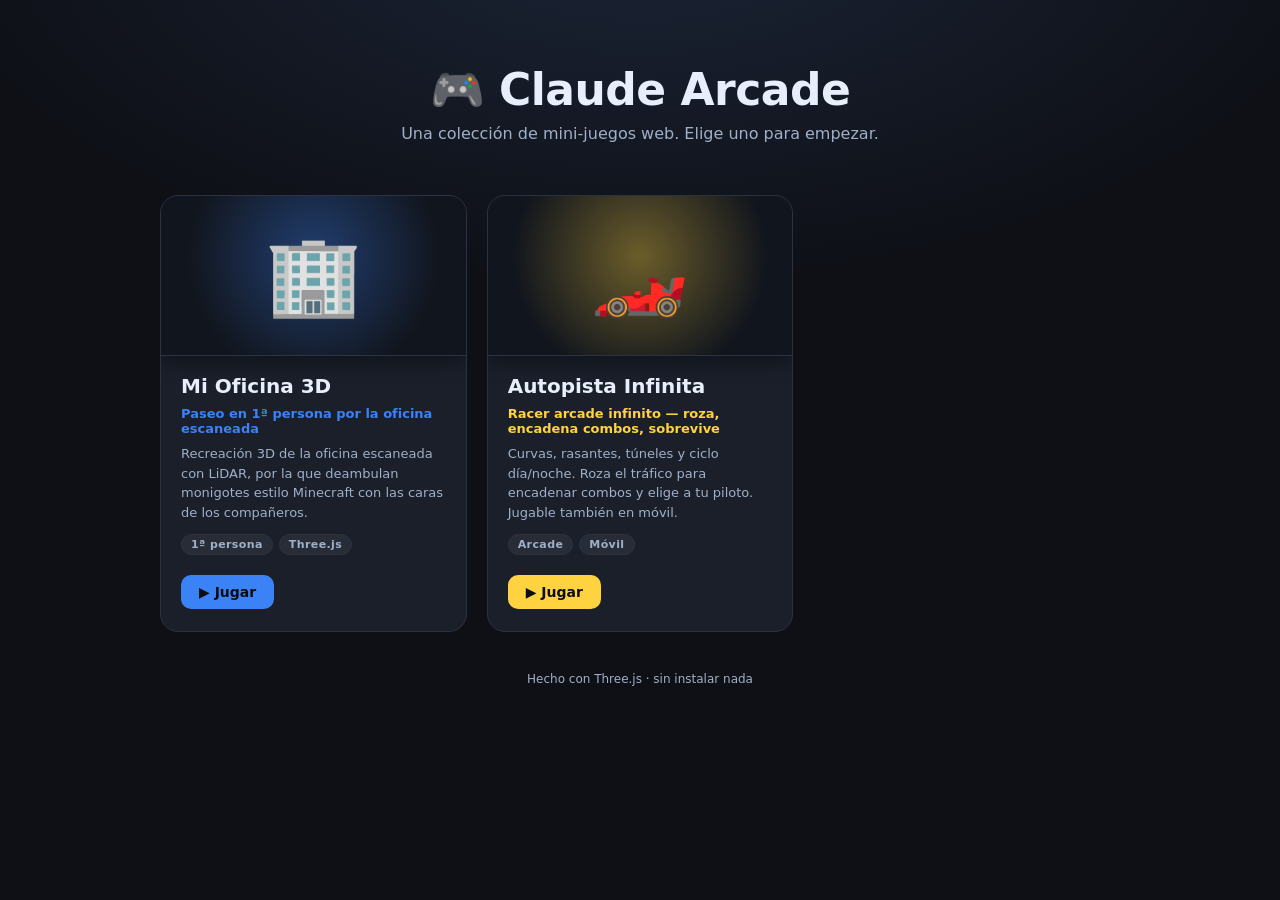
<file: index.html>
<!DOCTYPE html>
<html lang="es">
<head>
  <meta charset="UTF-8" />
  <meta name="viewport" content="width=device-width, initial-scale=1.0, viewport-fit=cover" />
  <title>Claude Arcade — elige tu juego</title>
  <link rel="stylesheet" href="menu/styles/menu.css?v=1" />
</head>
<body>
  <div class="shell">
    <header>
      <h1>🎮 Claude Arcade</h1>
      <p>Una colección de mini-juegos web. Elige uno para empezar.</p>
    </header>

    <main class="grid" id="grid"></main>

    <footer>Hecho con Three.js · sin instalar nada</footer>
  </div>

  <script type="module" src="menu/menu.js"></script>
</body>
</html>
</file>
<file: menu/styles/menu.css>
/* ============================================================
   Menú de selección de juego — estilos.
   Tema oscuro coherente con los juegos.
   ============================================================ */
* { margin: 0; padding: 0; box-sizing: border-box; }

:root {
  --bg: #0e1016;
  --panel: #1a1f2a;
  --border: #2b3342;
  --text: #e8eefc;
  --muted: #9fb0c9;
}

html, body {
  min-height: 100%;
  background:
    radial-gradient(1200px 600px at 50% -10%, #1b2436 0%, transparent 60%),
    var(--bg);
  color: var(--text);
  font-family: system-ui, "Segoe UI", sans-serif;
  -webkit-font-smoothing: antialiased;
}

.shell {
  max-width: 1000px;
  margin: 0 auto;
  padding: clamp(28px, 6vw, 64px) 20px 64px;
}

header { text-align: center; margin-bottom: clamp(28px, 6vw, 52px); }
header h1 { font-size: clamp(28px, 6vw, 44px); font-weight: 800; letter-spacing: -0.5px; }
header p { color: var(--muted); margin-top: 8px; font-size: clamp(14px, 2.5vw, 16px); }

/* Rejilla de tarjetas: se adapta sola al número de juegos. */
.grid {
  display: grid;
  grid-template-columns: repeat(auto-fill, minmax(280px, 1fr));
  gap: 20px;
}

.card {
  display: flex;
  flex-direction: column;
  background: var(--panel);
  border: 1px solid var(--border);
  border-radius: 18px;
  overflow: hidden;
  text-decoration: none;
  color: inherit;
  transition: transform .18s ease, border-color .18s ease, box-shadow .18s ease;
}
.card:hover, .card:focus-visible {
  transform: translateY(-4px);
  border-color: var(--accent, #3b82f6);
  box-shadow: 0 14px 34px rgba(0, 0, 0, .45);
  outline: none;
}

.card .cover {
  height: 160px;
  display: flex;
  align-items: center;
  justify-content: center;
  font-size: 78px;
  background:
    radial-gradient(circle at 50% 38%, color-mix(in srgb, var(--accent) 38%, transparent) 0%, transparent 70%),
    #11151d;
  border-bottom: 1px solid var(--border);
  filter: drop-shadow(0 6px 10px rgba(0, 0, 0, .4));
}

.card .body { padding: 18px 20px 22px; display: flex; flex-direction: column; gap: 8px; flex: 1; }
.card .title { font-size: 20px; font-weight: 800; }
.card .tagline { color: var(--accent, #cfe0ff); font-size: 13px; font-weight: 600; }
.card .desc { color: var(--muted); font-size: 13px; line-height: 1.5; flex: 1; }

.tags { display: flex; flex-wrap: wrap; gap: 6px; margin-top: 4px; }
.tag {
  font-size: 11px; font-weight: 700; letter-spacing: .4px;
  padding: 3px 9px; border-radius: 999px;
  background: rgba(255, 255, 255, .06);
  border: 1px solid var(--border);
  color: var(--muted);
}

.play {
  margin-top: 12px;
  align-self: flex-start;
  background: var(--accent, #3b82f6);
  color: #0b0d12;
  font-weight: 800;
  font-size: 14px;
  padding: 9px 18px;
  border-radius: 10px;
}

footer { text-align: center; color: var(--muted); font-size: 12px; margin-top: 40px; }
.empty { text-align: center; color: var(--muted); padding: 40px; }
</file>
